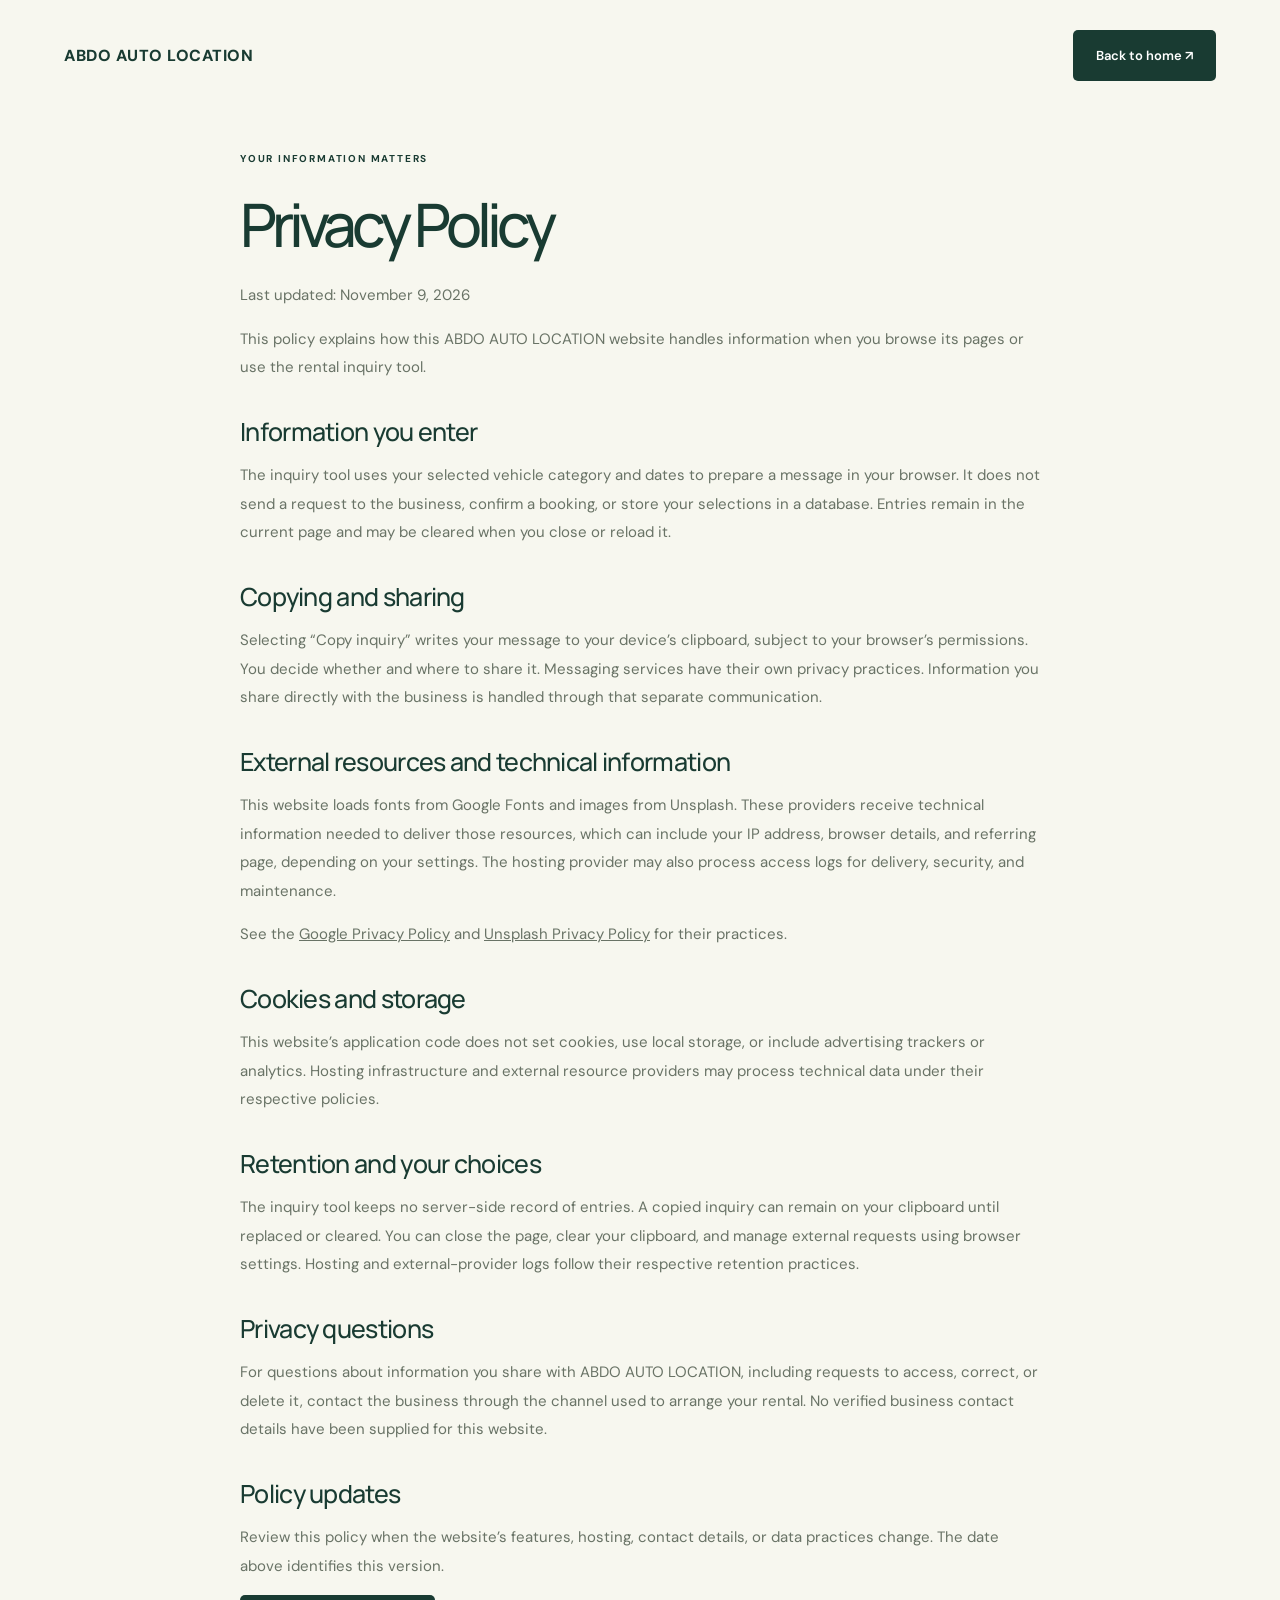
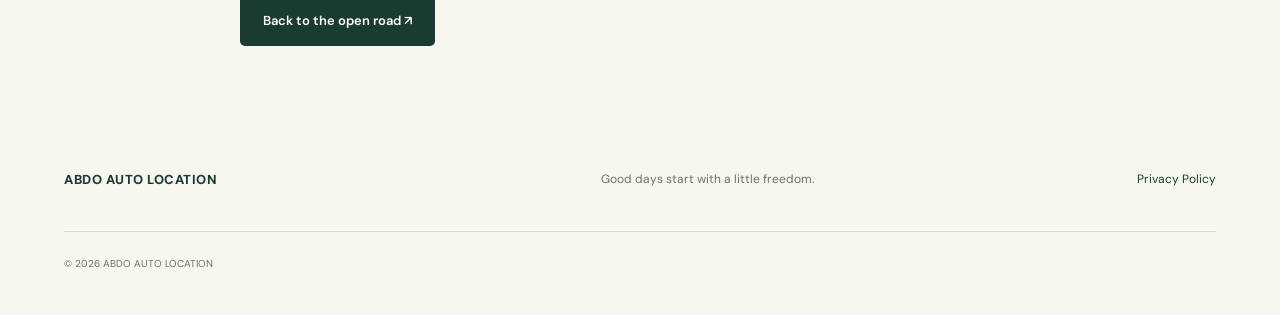
<file: privacy.html>
<!doctype html><html lang="en"><head><meta charset="utf-8"><meta name="viewport" content="width=device-width, initial-scale=1"><meta name="description" content="Privacy information for the ABDO AUTO LOCATION website."><title>Privacy Policy — ABDO AUTO LOCATION</title><link rel="stylesheet" href="styles.css"><script src="script.js" defer></script></head><body><header class="wrap"><a class="brand" href="index.html">ABDO AUTO LOCATION</a><a class="button" href="index.html">Back to home ↗</a></header><main class="policy wrap"><span class="eyebrow">YOUR INFORMATION MATTERS</span><h1>Privacy Policy</h1><p>Last updated: November 9, 2026</p><p>This policy explains how this ABDO AUTO LOCATION website handles information when you browse its pages or use the rental inquiry tool.</p><h2>Information you enter</h2><p>The inquiry tool uses your selected vehicle category and dates to prepare a message in your browser. It does not send a request to the business, confirm a booking, or store your selections in a database. Entries remain in the current page and may be cleared when you close or reload it.</p><h2>Copying and sharing</h2><p>Selecting “Copy inquiry” writes your message to your device’s clipboard, subject to your browser’s permissions. You decide whether and where to share it. Messaging services have their own privacy practices. Information you share directly with the business is handled through that separate communication.</p><h2>External resources and technical information</h2><p>This website loads fonts from Google Fonts and images from Unsplash. These providers receive technical information needed to deliver those resources, which can include your IP address, browser details, and referring page, depending on your settings. The hosting provider may also process access logs for delivery, security, and maintenance.</p><p>See the <a href="https://policies.google.com/privacy" target="_blank" rel="noopener noreferrer">Google Privacy Policy</a> and <a href="https://unsplash.com/privacy" target="_blank" rel="noopener noreferrer">Unsplash Privacy Policy</a> for their practices.</p><h2>Cookies and storage</h2><p>This website’s application code does not set cookies, use local storage, or include advertising trackers or analytics. Hosting infrastructure and external resource providers may process technical data under their respective policies.</p><h2>Retention and your choices</h2><p>The inquiry tool keeps no server-side record of entries. A copied inquiry can remain on your clipboard until replaced or cleared. You can close the page, clear your clipboard, and manage external requests using browser settings. Hosting and external-provider logs follow their respective retention practices.</p><h2>Privacy questions</h2><p>For questions about information you share with ABDO AUTO LOCATION, including requests to access, correct, or delete it, contact the business through the channel used to arrange your rental. No verified business contact details have been supplied for this website.</p><h2>Policy updates</h2><p>Review this policy when the website’s features, hosting, contact details, or data practices change. The date above identifies this version.</p><a class="button" href="index.html">Back to the open road ↗</a></main><footer class="wrap"><a class="brand" href="index.html">ABDO AUTO LOCATION</a><p>Good days start with a little freedom.</p><a href="privacy.html" aria-current="page">Privacy Policy</a><small>© <span class="year"></span> ABDO AUTO LOCATION</small></footer></body></html>
</file>
<file: styles.css>
@import url('https://fonts.googleapis.com/css2?family=DM+Sans:wght@400;500;600;700&family=Manrope:wght@400;500;600;700;800&display=swap');
:root{--paper:#f7f7ef;--green:#193b32;--orange:#f36b39;--muted:#697366;--border:#d9ddcf}*{box-sizing:border-box}html{scroll-behavior:smooth;scroll-padding-top:25px}body{margin:0;background:var(--paper);color:var(--green);font-family:'DM Sans',sans-serif}a{color:inherit;text-decoration:none}button,input,select,textarea{font:inherit}button{cursor:pointer}a:focus-visible,button:focus-visible,input:focus-visible,select:focus-visible,summary:focus-visible{outline:3px solid var(--orange);outline-offset:4px}.wrap{width:min(1280px,90%);margin-inline:auto}header{height:110px;display:flex;justify-content:space-between;align-items:center;gap:25px}.brand{display:flex;align-items:center;gap:13px;font-weight:800;font-size:16px;letter-spacing:.5px}.brand b{font-size:42px;letter-spacing:-7px;color:var(--orange)}.brand small{display:block;font-size:9px;letter-spacing:5px;margin-top:4px}nav{display:flex;gap:32px;font-size:13px}nav a:hover{color:var(--orange)}.button{display:inline-flex;justify-content:space-between;align-items:center;gap:30px;padding:17px 23px;border:0;border-radius:5px;background:var(--green);color:white;font-size:13px;font-weight:600;transition:background .2s,transform .2s}.button:hover{background:#315b49;transform:translateY(-2px)}.hero{display:grid;grid-template-columns:1fr 1.06fr;gap:50px;align-items:center;padding:30px 0 65px}.eyebrow{display:block;font-size:10px;letter-spacing:1.8px;font-weight:700;line-height:1.8}h1,h2,h3{font-family:Manrope,sans-serif;font-weight:500}h1{font-size:clamp(58px,6.7vw,94px);letter-spacing:-5px;line-height:1.05;margin:25px 0}em{font-style:normal;color:var(--orange)}p{font-size:14px;color:var(--muted);line-height:1.9}.hero p{margin-bottom:28px}.hero-note{font-size:9px;letter-spacing:1.6px;margin-top:40px}.hero-photo{height:570px;position:relative;overflow:hidden;border-radius:100px 8px 8px;background:#40574a}.hero-photo:after{content:'';position:absolute;inset:0;background:linear-gradient(180deg,#102c3433,transparent 40%,#0b271cd9)}.hero-photo img{width:100%;height:100%;object-fit:cover;object-position:54%}.photo-label,.caption{position:absolute;z-index:1;color:white}.photo-label{left:38px;top:35px;font-size:10px;letter-spacing:2px}.caption{left:35px;right:30px;bottom:35px;font-size:27px;line-height:1.4;letter-spacing:-.6px}.caption span{position:absolute;right:0;bottom:0;border:1px solid #ffffff70;border-radius:50%;height:52px;width:52px;display:grid;place-items:center}.booking{padding:30px;background:#e9edde;border:1px solid #dde2d2;border-radius:8px;display:grid;grid-template-columns:190px 1fr;gap:15px 25px}.booking h2{font-size:26px;letter-spacing:-1px;margin:6px 0}.booking form{display:grid;grid-template-columns:1.1fr 1fr 1fr 1.1fr;gap:14px;align-items:center}label{font-size:11px;font-weight:600}select,input{display:block;width:100%;border:0;border-bottom:1px solid #b9c3b2;background:transparent;padding:10px 0;font-size:13px;color:var(--green);margin-top:4px;min-height:36px}.booking .button{gap:8px;padding-inline:16px}.note{font-size:10px;line-height:1.8}.booking .note{grid-column:2;margin:0}.ticker{margin-top:60px;border-block:1px solid var(--border);display:flex;align-items:center;justify-content:space-evenly;gap:25px;padding:24px;font-size:11px;letter-spacing:2px;white-space:nowrap;overflow:hidden}.ticker b{font-size:30px;color:var(--orange);font-weight:400}.section{padding-block:80px}h2{font-size:clamp(32px,3.8vw,50px);letter-spacing:-2px;line-height:1.18;margin:12px 0 0}.heading{display:flex;justify-content:space-between;align-items:end;gap:30px}.heading p{font-size:13px}.filters{display:flex;gap:9px;flex-wrap:wrap;margin:35px 0 25px}.filters button{border:1px solid var(--border);border-radius:30px;padding:11px 18px;background:transparent;color:var(--green);font-size:12px}.filters .active{color:white;background:var(--green);border-color:var(--green)}.cars{display:grid;grid-template-columns:repeat(3,1fr);gap:23px}.car{border:1px solid var(--border);border-radius:8px;overflow:hidden}.car[hidden]{display:none}.car-image{height:245px;position:relative;background:#dedfd3}.car-image img{width:100%;height:100%;object-fit:cover}.car-image>span{position:absolute;left:16px;top:16px;font-size:8px;letter-spacing:1px;background:var(--paper);padding:8px 10px;border-radius:3px}.car-body{padding:24px}.car-body .eyebrow{font-size:8px;letter-spacing:1.1px}h3{font-size:23px;letter-spacing:-.8px;margin:8px 0 14px}.car h3{display:flex;justify-content:space-between;align-items:center;gap:10px}.car h3 button{background:transparent;border:1px solid #bcc5b5;border-radius:50%;width:39px;height:39px;color:var(--green);font-size:22px;flex-shrink:0}.car h3 button:hover{background:var(--orange)}.car p{font-size:12px}.meta{border-top:1px solid var(--border);padding-top:16px;font-size:10px}.meta span{padding:0 10px;color:var(--orange)}.experience{background:var(--green);color:var(--paper);padding:75px 0}.experience-grid{display:grid;grid-template-columns:1fr 1fr;gap:100px}.experience p{color:#c0cbbb;max-width:370px;font-size:13px}.experience h2{margin-bottom:25px}.text-link{display:inline-block;border-bottom:1px solid #90a387;padding-bottom:8px;font-size:13px;margin-top:15px}.steps article{display:flex;gap:28px;border-bottom:1px solid #ffffff25;padding:22px 0}.steps article:first-child{padding-top:0}.steps article:last-child{border:0}.steps article>span{font-size:12px;color:#d2dca0;padding-top:8px}.steps h3{font-size:20px;margin:0 0 8px}.steps p{font-size:12px;margin:0}.faq{display:grid;grid-template-columns:1fr 1.2fr;gap:70px}details{padding:23px 0;border-bottom:1px solid var(--border)}summary{font-size:14px;cursor:pointer;list-style:none;display:flex;justify-content:space-between;gap:18px}summary:after{content:'+';color:var(--orange);font-size:20px}summary::-webkit-details-marker{display:none}details[open] summary:after{content:'−'}details p{font-size:13px;margin-bottom:0}.closing{padding:55px;background:#e9eddf;border-radius:8px;position:relative;overflow:hidden}.closing h2{font-size:56px;margin-bottom:25px}.star{position:absolute;right:65px;top:0;font-size:220px;color:var(--orange);line-height:1.3}footer{padding-block:45px;display:grid;grid-template-columns:1fr 1fr auto;gap:28px;align-items:center}footer .brand{font-size:13px}footer p,footer>a:last-of-type{font-size:12px}footer small{grid-column:1/-1;border-top:1px solid var(--border);padding-top:25px;font-size:10px;color:var(--muted)}dialog{width:min(550px,92%);padding:40px;border:1px solid var(--border);border-radius:12px;background:var(--paper);color:var(--green)}dialog::backdrop{background:#0b251dcc;backdrop-filter:blur(4px)}dialog h2{font-size:32px}dialog p{font-size:13px}#close{position:absolute;right:15px;top:10px;border:0;background:none;font-size:28px;color:var(--green)}textarea{width:100%;margin:10px 0 20px;padding:15px;border:1px solid #bbc4b4;border-radius:5px;color:var(--green);resize:vertical;font-size:13px;line-height:1.7}.policy{max-width:800px;padding:40px 0 65px}.policy h1{font-size:60px}.policy h2{font-size:25px;letter-spacing:-.7px;margin-top:35px}.policy p{font-size:15px}.policy p a{text-decoration:underline}
@media(max-width:1000px){nav{gap:18px}.hero{gap:25px}.hero-photo{height:510px}h1{letter-spacing:-3px}.booking{grid-template-columns:1fr}.booking .note{grid-column:1}.cars{gap:13px}.car-body{padding:17px}.car-image{height:200px}.experience-grid{gap:50px}.faq{gap:35px}}@media(max-width:700px){header{height:90px;gap:15px;flex-wrap:wrap;margin-bottom:25px}.brand{font-size:13px}.brand b{font-size:34px}header>.button{font-size:11px;padding:12px 15px}nav{order:3;width:100%;justify-content:space-between;font-size:11px}.hero{grid-template-columns:1fr;padding-top:20px;padding-bottom:35px;gap:30px}h1{font-size:66px;letter-spacing:-3.7px}.hero p{font-size:13px}.hero-note{margin-top:25px}.hero-photo{height:400px;border-top-left-radius:70px}.caption{font-size:23px}.booking{padding:23px}.booking form{grid-template-columns:1fr 1fr;gap:20px 14px}.booking label:first-child,.booking form button{grid-column:1/-1}.ticker{margin-top:35px;justify-content:flex-start;font-size:9px}.section{padding-block:55px}.heading{display:block}.heading p{margin-top:20px}.filters{gap:7px;margin-top:25px}.filters button{font-size:10px;padding:10px 13px}.cars{grid-template-columns:1fr;gap:23px}.car-image{height:260px}.car-body{padding:22px}.experience{padding:50px 0}.experience-grid,.faq{grid-template-columns:1fr;gap:30px}.closing{padding:35px 25px}.closing h2{font-size:38px;position:relative;z-index:1}.star{font-size:130px;right:-35px;top:25px;opacity:.4}.closing .button{position:relative;z-index:1}footer{grid-template-columns:1fr auto}footer p{grid-column:1/-1;grid-row:2}footer small{line-height:1.6}.policy h1{font-size:44px;letter-spacing:-2px}.policy{padding-top:25px}dialog{padding:35px 23px}}
@media(prefers-reduced-motion:reduce){html{scroll-behavior:auto}*{transition:none!important}}
</file>
